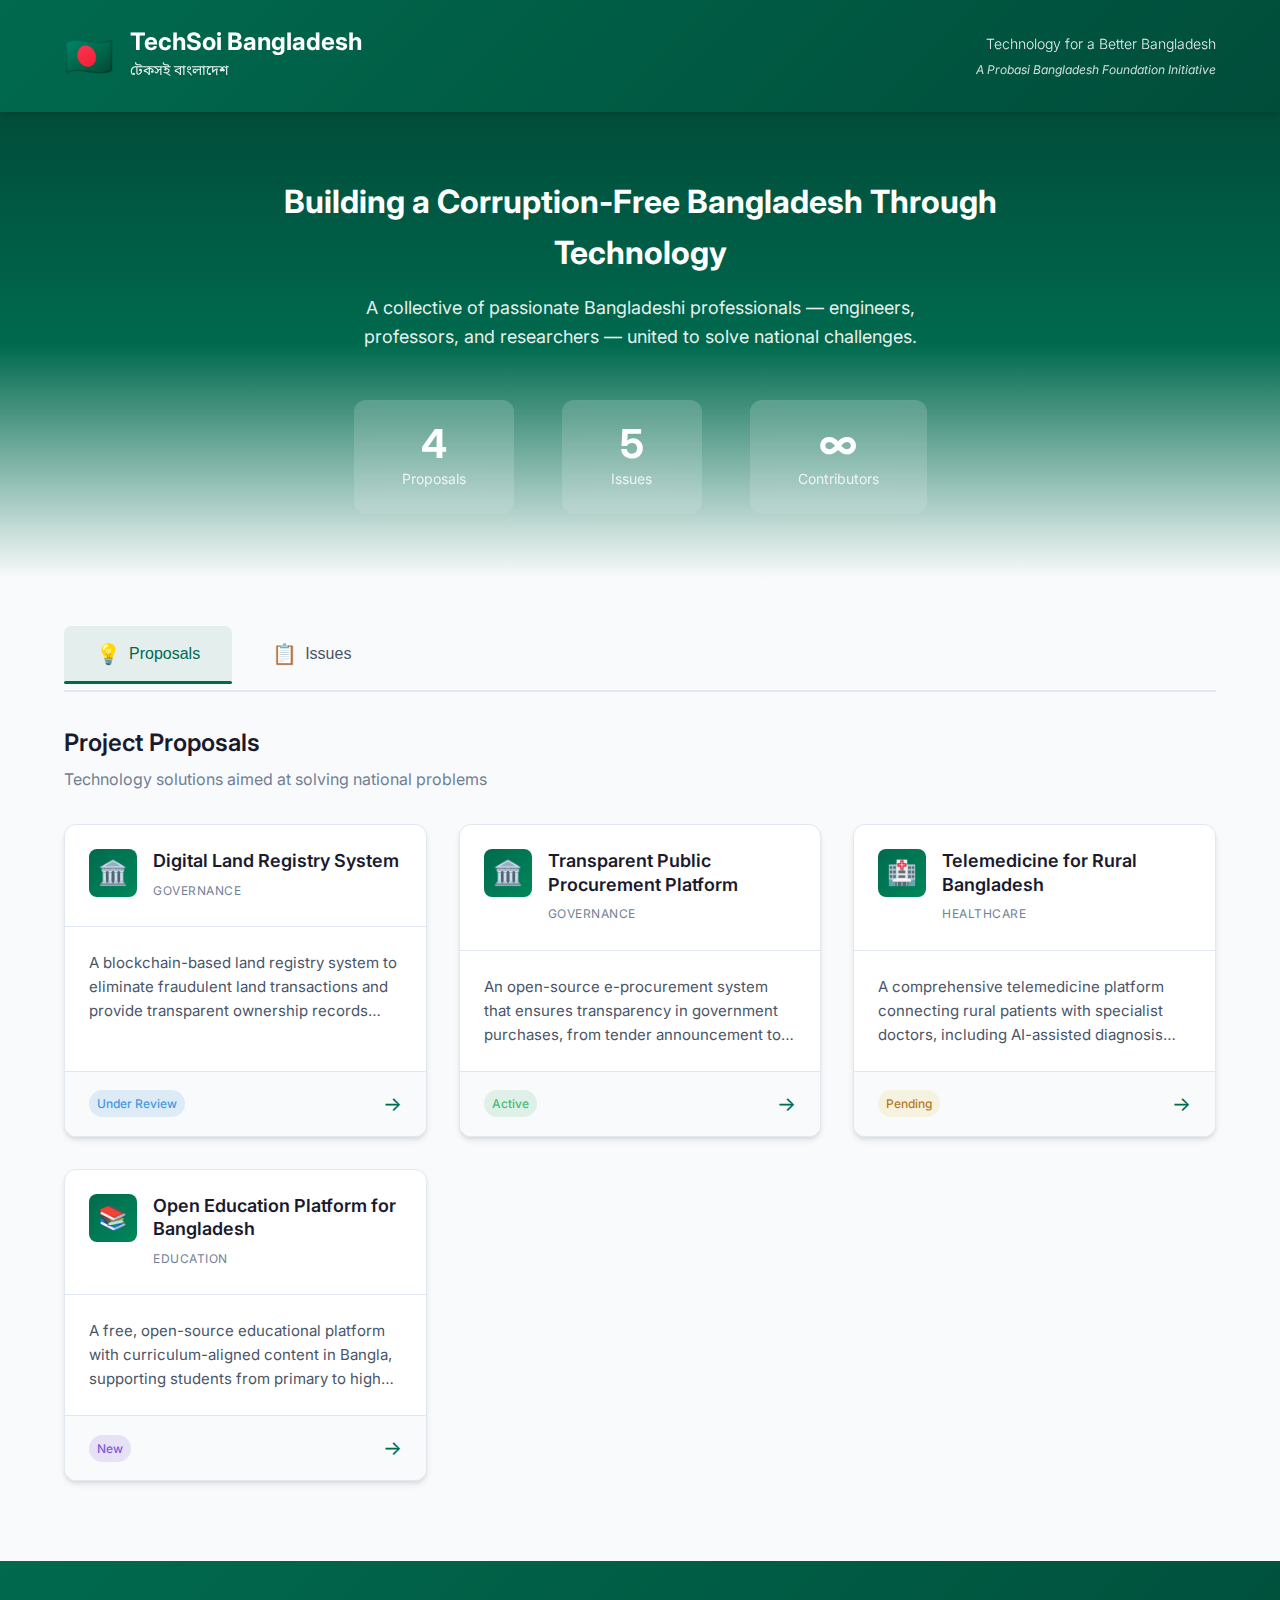
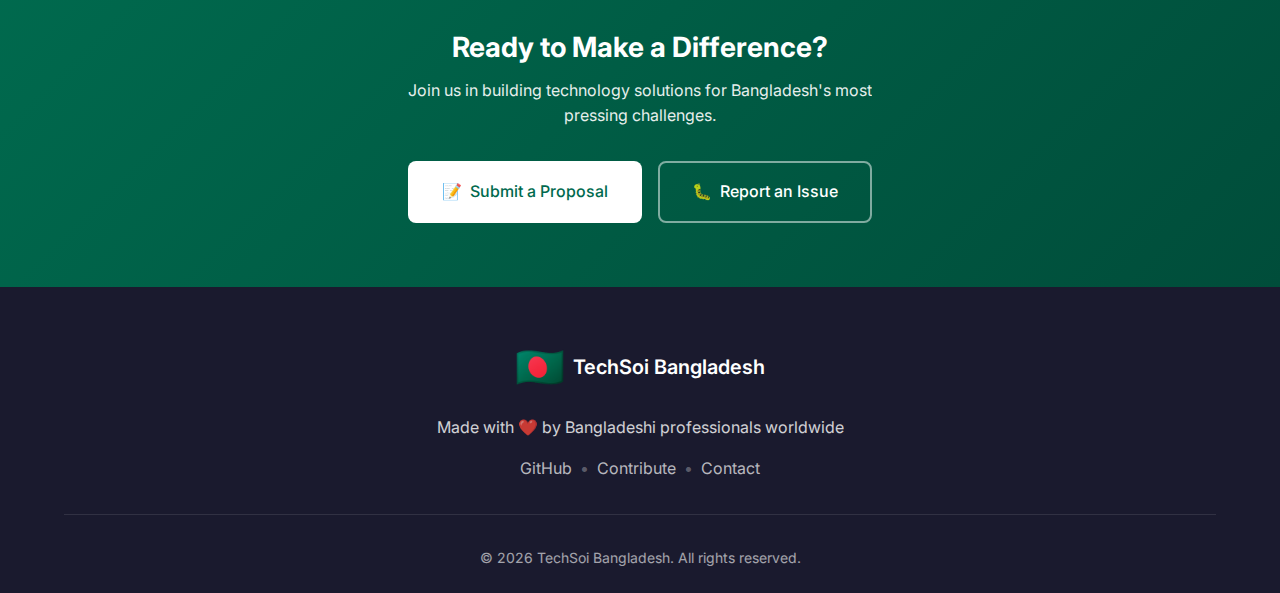
<file: web-front/index.html>
<!DOCTYPE html>
<html lang="en">
<head>
    <meta charset="UTF-8">
    <meta name="viewport" content="width=device-width, initial-scale=1.0">
    <title>TechSoi Bangladesh - টেকসই বাংলাদেশ</title>
    <link rel="stylesheet" href="css/styles.css">
    <link href="https://fonts.googleapis.com/css2?family=Inter:wght@300;400;500;600;700&family=Noto+Sans+Bengali:wght@400;500;600;700&display=swap" rel="stylesheet">
</head>
<body>
    <!-- Header -->
    <header class="header">
        <div class="container">
            <div class="logo">
                <span class="logo-icon">🇧🇩</span>
                <div class="logo-text">
                    <h1>TechSoi Bangladesh</h1>
                    <span class="logo-bengali">টেকসই বাংলাদেশ</span>
                </div>
            </div>
            <div class="motto">
                <p class="tagline">Technology for a Better Bangladesh</p>
                <p class="initiative">A Probasi Bangladesh Foundation Initiative</p>
            </div>
        </div>
    </header>

    <!-- Hero Section -->
    <section class="hero">
        <div class="container">
            <h2>Building a Corruption-Free Bangladesh Through Technology</h2>
            <p>A collective of passionate Bangladeshi professionals — engineers, professors, and researchers — united to solve national challenges.</p>
            <div class="hero-stats">
                <div class="stat">
                    <span class="stat-number" id="proposal-count">0</span>
                    <span class="stat-label">Proposals</span>
                </div>
                <div class="stat">
                    <span class="stat-number" id="issue-count">0</span>
                    <span class="stat-label">Issues</span>
                </div>
                <div class="stat">
                    <span class="stat-number">∞</span>
                    <span class="stat-label">Contributors</span>
                </div>
            </div>
        </div>
    </section>

    <!-- Main Content -->
    <main class="main-content">
        <div class="container">
            <!-- Tab Navigation -->
            <div class="tabs">
                <button class="tab-btn active" data-tab="proposals">
                    <span class="tab-icon">💡</span>
                    <span class="tab-text">Proposals</span>
                </button>
                <button class="tab-btn" data-tab="issues">
                    <span class="tab-icon">📋</span>
                    <span class="tab-text">Issues</span>
                </button>
            </div>

            <!-- Tab Content -->
            <div class="tab-content">
                <!-- Proposals Tab -->
                <div class="tab-pane active" id="proposals">
                    <div class="tab-header">
                        <h3>Project Proposals</h3>
                        <p>Technology solutions aimed at solving national problems</p>
                    </div>
                    <div class="cards-grid" id="proposals-grid">
                        <!-- Proposals will be loaded here dynamically -->
                        <div class="loading">Loading proposals...</div>
                    </div>
                </div>

                <!-- Issues Tab -->
                <div class="tab-pane" id="issues">
                    <div class="tab-header">
                        <h3>Issues & Problem Statements</h3>
                        <p>Documented challenges facing Bangladesh that need technology solutions</p>
                    </div>
                    <div class="cards-grid" id="issues-grid">
                        <!-- Issues will be loaded here dynamically -->
                        <div class="loading">Loading issues...</div>
                    </div>
                </div>
            </div>
        </div>
    </main>

    <!-- Call to Action -->
    <section class="cta">
        <div class="container">
            <h3>Ready to Make a Difference?</h3>
            <p>Join us in building technology solutions for Bangladesh's most pressing challenges.</p>
            <div class="cta-buttons">
                <a href="https://github.com/your-repo/techsoi-bangladesh" class="btn btn-primary" target="_blank">
                    <span>📝</span> Submit a Proposal
                </a>
                <a href="https://github.com/your-repo/techsoi-bangladesh" class="btn btn-secondary" target="_blank">
                    <span>🐛</span> Report an Issue
                </a>
            </div>
        </div>
    </section>

    <!-- Footer -->
    <footer class="footer">
        <div class="container">
            <div class="footer-content">
                <div class="footer-brand">
                    <span class="logo-icon">🇧🇩</span>
                    <span>TechSoi Bangladesh</span>
                </div>
                <p class="footer-text">
                    Made with ❤️ by Bangladeshi professionals worldwide
                </p>
                <div class="footer-links">
                    <a href="https://github.com/your-repo/techsoi-bangladesh" target="_blank">GitHub</a>
                    <span>•</span>
                    <a href="#">Contribute</a>
                    <span>•</span>
                    <a href="#">Contact</a>
                </div>
            </div>
            <p class="copyright">© 2026 TechSoi Bangladesh. All rights reserved.</p>
        </div>
    </footer>

    <script src="js/app.js"></script>
</body>
</html>
</file>
<file: web-front/css/styles.css>
/* ===== CSS Variables ===== */
:root {
    /* Colors - Bangladesh flag inspired */
    --primary-green: #006a4e;
    --primary-red: #f42a41;
    --primary-dark: #004d3a;
    --secondary-green: #00875a;
    
    /* Neutral Colors */
    --bg-primary: #f8fafb;
    --bg-secondary: #ffffff;
    --bg-card: #ffffff;
    --text-primary: #1a1a2e;
    --text-secondary: #4a5568;
    --text-muted: #718096;
    --border-color: #e2e8f0;
    
    /* Accent Colors */
    --accent-blue: #3182ce;
    --accent-yellow: #f6ad55;
    --accent-purple: #805ad5;
    
    /* Status Colors */
    --status-active: #48bb78;
    --status-pending: #ecc94b;
    --status-review: #4299e1;
    
    /* Spacing */
    --spacing-xs: 0.25rem;
    --spacing-sm: 0.5rem;
    --spacing-md: 1rem;
    --spacing-lg: 1.5rem;
    --spacing-xl: 2rem;
    --spacing-2xl: 3rem;
    --spacing-3xl: 4rem;
    
    /* Border Radius */
    --radius-sm: 4px;
    --radius-md: 8px;
    --radius-lg: 12px;
    --radius-xl: 16px;
    --radius-full: 9999px;
    
    /* Shadows */
    --shadow-sm: 0 1px 2px rgba(0, 0, 0, 0.05);
    --shadow-md: 0 4px 6px -1px rgba(0, 0, 0, 0.1), 0 2px 4px -1px rgba(0, 0, 0, 0.06);
    --shadow-lg: 0 10px 15px -3px rgba(0, 0, 0, 0.1), 0 4px 6px -2px rgba(0, 0, 0, 0.05);
    --shadow-xl: 0 20px 25px -5px rgba(0, 0, 0, 0.1), 0 10px 10px -5px rgba(0, 0, 0, 0.04);
    
    /* Transitions */
    --transition-fast: 150ms ease;
    --transition-normal: 250ms ease;
    --transition-slow: 350ms ease;
}

/* ===== Reset & Base ===== */
*,
*::before,
*::after {
    box-sizing: border-box;
    margin: 0;
    padding: 0;
}

html {
    font-size: 16px;
    scroll-behavior: smooth;
}

body {
    font-family: 'Inter', 'Noto Sans Bengali', -apple-system, BlinkMacSystemFont, sans-serif;
    background-color: var(--bg-primary);
    color: var(--text-primary);
    line-height: 1.6;
    min-height: 100vh;
    display: flex;
    flex-direction: column;
}

a {
    color: var(--primary-green);
    text-decoration: none;
    transition: color var(--transition-fast);
}

a:hover {
    color: var(--primary-dark);
}

img {
    max-width: 100%;
    height: auto;
}

/* ===== Container ===== */
.container {
    width: 100%;
    max-width: 1200px;
    margin: 0 auto;
    padding: 0 var(--spacing-lg);
}

/* ===== Header ===== */
.header {
    background: linear-gradient(135deg, var(--primary-green) 0%, var(--primary-dark) 100%);
    color: white;
    padding: var(--spacing-lg) 0;
    position: sticky;
    top: 0;
    z-index: 100;
    box-shadow: var(--shadow-md);
}

.header .container {
    display: flex;
    align-items: center;
    justify-content: space-between;
    flex-wrap: wrap;
    gap: var(--spacing-md);
}

.logo {
    display: flex;
    align-items: center;
    gap: var(--spacing-md);
}

.logo-icon {
    font-size: 2.5rem;
}

.logo-text h1 {
    font-size: 1.5rem;
    font-weight: 700;
    line-height: 1.2;
}

.logo-bengali {
    font-size: 0.875rem;
    opacity: 0.9;
    font-family: 'Noto Sans Bengali', sans-serif;
}

.motto {
    text-align: right;
}

.tagline {
    font-size: 0.875rem;
    opacity: 0.9;
    font-weight: 300;
}

.initiative {
    font-size: 0.75rem;
    opacity: 0.8;
    font-weight: 400;
    font-style: italic;
    margin-top: var(--spacing-xs);
}

/* ===== Hero Section ===== */
.hero {
    background: linear-gradient(180deg, var(--primary-dark) 0%, var(--primary-green) 50%, var(--bg-primary) 100%);
    color: white;
    padding: var(--spacing-3xl) 0;
    text-align: center;
}

.hero h2 {
    font-size: 2rem;
    font-weight: 700;
    margin-bottom: var(--spacing-md);
    max-width: 800px;
    margin-left: auto;
    margin-right: auto;
}

.hero > .container > p {
    font-size: 1.125rem;
    opacity: 0.9;
    max-width: 600px;
    margin: 0 auto var(--spacing-2xl);
}

.hero-stats {
    display: flex;
    justify-content: center;
    gap: var(--spacing-2xl);
    flex-wrap: wrap;
}

.stat {
    background: rgba(255, 255, 255, 0.15);
    backdrop-filter: blur(10px);
    padding: var(--spacing-lg) var(--spacing-2xl);
    border-radius: var(--radius-lg);
    min-width: 140px;
}

.stat-number {
    display: block;
    font-size: 2.5rem;
    font-weight: 700;
    line-height: 1;
}

.stat-label {
    display: block;
    font-size: 0.875rem;
    opacity: 0.8;
    margin-top: var(--spacing-xs);
}

/* ===== Main Content ===== */
.main-content {
    flex: 1;
    padding: var(--spacing-2xl) 0;
}

/* ===== Tabs ===== */
.tabs {
    display: flex;
    gap: var(--spacing-sm);
    margin-bottom: var(--spacing-xl);
    border-bottom: 2px solid var(--border-color);
    padding-bottom: var(--spacing-sm);
}

.tab-btn {
    display: flex;
    align-items: center;
    gap: var(--spacing-sm);
    padding: var(--spacing-md) var(--spacing-xl);
    border: none;
    background: transparent;
    color: var(--text-secondary);
    font-size: 1rem;
    font-weight: 500;
    cursor: pointer;
    border-radius: var(--radius-md) var(--radius-md) 0 0;
    transition: all var(--transition-fast);
    position: relative;
}

.tab-btn::after {
    content: '';
    position: absolute;
    bottom: -2px;
    left: 0;
    right: 0;
    height: 3px;
    background: transparent;
    border-radius: var(--radius-full);
    transition: background var(--transition-fast);
}

.tab-btn:hover {
    color: var(--primary-green);
    background: rgba(0, 106, 78, 0.05);
}

.tab-btn.active {
    color: var(--primary-green);
    background: rgba(0, 106, 78, 0.08);
}

.tab-btn.active::after {
    background: var(--primary-green);
}

.tab-icon {
    font-size: 1.25rem;
}

/* ===== Tab Content ===== */
.tab-content {
    min-height: 400px;
}

.tab-pane {
    display: none;
    animation: fadeIn var(--transition-normal);
}

.tab-pane.active {
    display: block;
}

@keyframes fadeIn {
    from {
        opacity: 0;
        transform: translateY(10px);
    }
    to {
        opacity: 1;
        transform: translateY(0);
    }
}

.tab-header {
    margin-bottom: var(--spacing-xl);
}

.tab-header h3 {
    font-size: 1.5rem;
    font-weight: 600;
    color: var(--text-primary);
    margin-bottom: var(--spacing-xs);
}

.tab-header p {
    color: var(--text-muted);
}

/* ===== Cards Grid ===== */
.cards-grid {
    min-height: 200px;
}

.cards-container {
    display: grid;
    grid-template-columns: repeat(auto-fill, minmax(320px, 1fr));
    gap: var(--spacing-xl);
    margin-bottom: var(--spacing-xl);
}

.loading {
    text-align: center;
    padding: var(--spacing-3xl);
    color: var(--text-muted);
}

/* ===== Pagination ===== */
.pagination {
    display: flex;
    justify-content: center;
    align-items: center;
    gap: var(--spacing-md);
    padding: var(--spacing-xl) 0;
    border-top: 1px solid var(--border-color);
    margin-top: var(--spacing-lg);
}

.pagination-btn {
    display: inline-flex;
    align-items: center;
    gap: var(--spacing-xs);
    padding: var(--spacing-sm) var(--spacing-lg);
    background: var(--bg-card);
    border: 1px solid var(--border-color);
    border-radius: var(--radius-md);
    color: var(--primary-green);
    font-size: 0.875rem;
    font-weight: 500;
    cursor: pointer;
    transition: all var(--transition-fast);
}

.pagination-btn:hover:not(.disabled) {
    background: var(--primary-green);
    color: white;
    border-color: var(--primary-green);
}

.pagination-btn.disabled {
    opacity: 0.5;
    cursor: not-allowed;
    color: var(--text-muted);
}

.pagination-numbers {
    display: flex;
    align-items: center;
    gap: var(--spacing-xs);
}

.pagination-num {
    min-width: 40px;
    height: 40px;
    display: flex;
    align-items: center;
    justify-content: center;
    background: var(--bg-card);
    border: 1px solid var(--border-color);
    border-radius: var(--radius-md);
    color: var(--text-secondary);
    font-size: 0.875rem;
    font-weight: 500;
    cursor: pointer;
    transition: all var(--transition-fast);
}

.pagination-num:hover {
    border-color: var(--primary-green);
    color: var(--primary-green);
}

.pagination-num.active {
    background: var(--primary-green);
    border-color: var(--primary-green);
    color: white;
}

.pagination-ellipsis {
    padding: 0 var(--spacing-sm);
    color: var(--text-muted);
}

/* ===== Card ===== */
.card {
    background: var(--bg-card);
    border-radius: var(--radius-lg);
    box-shadow: var(--shadow-md);
    overflow: hidden;
    transition: all var(--transition-normal);
    cursor: pointer;
    display: flex;
    flex-direction: column;
    border: 1px solid var(--border-color);
}

.card:hover {
    transform: translateY(-4px);
    box-shadow: var(--shadow-xl);
    border-color: var(--primary-green);
}

.card-header {
    padding: var(--spacing-lg);
    border-bottom: 1px solid var(--border-color);
    display: flex;
    align-items: flex-start;
    gap: var(--spacing-md);
}

.card-icon {
    width: 48px;
    height: 48px;
    background: linear-gradient(135deg, var(--primary-green) 0%, var(--secondary-green) 100%);
    border-radius: var(--radius-md);
    display: flex;
    align-items: center;
    justify-content: center;
    font-size: 1.5rem;
    flex-shrink: 0;
}

.card-title-group {
    flex: 1;
    min-width: 0;
}

.card-title {
    font-size: 1.125rem;
    font-weight: 600;
    color: var(--text-primary);
    margin-bottom: var(--spacing-xs);
    line-height: 1.3;
}

.card-category {
    font-size: 0.75rem;
    color: var(--text-muted);
    text-transform: uppercase;
    letter-spacing: 0.5px;
}

.card-body {
    padding: var(--spacing-lg);
    flex: 1;
}

.card-description {
    color: var(--text-secondary);
    font-size: 0.9375rem;
    line-height: 1.6;
    display: -webkit-box;
    -webkit-line-clamp: 3;
    -webkit-box-orient: vertical;
    overflow: hidden;
}

.card-footer {
    padding: var(--spacing-md) var(--spacing-lg);
    border-top: 1px solid var(--border-color);
    display: flex;
    align-items: center;
    justify-content: space-between;
    background: var(--bg-primary);
}

.card-meta {
    display: flex;
    align-items: center;
    gap: var(--spacing-md);
    font-size: 0.8125rem;
    color: var(--text-muted);
}

.card-status {
    display: inline-flex;
    align-items: center;
    gap: var(--spacing-xs);
    padding: var(--spacing-xs) var(--spacing-sm);
    border-radius: var(--radius-full);
    font-size: 0.75rem;
    font-weight: 500;
    text-transform: capitalize;
}

.card-status.active {
    background: rgba(72, 187, 120, 0.15);
    color: var(--status-active);
}

.card-status.pending {
    background: rgba(236, 201, 75, 0.15);
    color: #b7791f;
}

.card-status.review {
    background: rgba(66, 153, 225, 0.15);
    color: var(--status-review);
}

.card-status.new {
    background: rgba(128, 90, 213, 0.15);
    color: var(--accent-purple);
}

.card-arrow {
    color: var(--primary-green);
    font-size: 1.25rem;
    transition: transform var(--transition-fast);
}

.card:hover .card-arrow {
    transform: translateX(4px);
}

/* ===== Empty State ===== */
.empty-state {
    grid-column: 1 / -1;
    text-align: center;
    padding: var(--spacing-3xl);
    background: var(--bg-card);
    border-radius: var(--radius-lg);
    border: 2px dashed var(--border-color);
}

.empty-state-icon {
    font-size: 4rem;
    margin-bottom: var(--spacing-lg);
    opacity: 0.5;
}

.empty-state h4 {
    font-size: 1.25rem;
    color: var(--text-primary);
    margin-bottom: var(--spacing-sm);
}

.empty-state p {
    color: var(--text-muted);
    max-width: 400px;
    margin: 0 auto;
}

/* ===== CTA Section ===== */
.cta {
    background: linear-gradient(135deg, var(--primary-green) 0%, var(--primary-dark) 100%);
    color: white;
    padding: var(--spacing-3xl) 0;
    text-align: center;
}

.cta h3 {
    font-size: 1.75rem;
    font-weight: 700;
    margin-bottom: var(--spacing-sm);
}

.cta > .container > p {
    opacity: 0.9;
    margin-bottom: var(--spacing-xl);
    max-width: 500px;
    margin-left: auto;
    margin-right: auto;
}

.cta-buttons {
    display: flex;
    justify-content: center;
    gap: var(--spacing-md);
    flex-wrap: wrap;
}

/* ===== Buttons ===== */
.btn {
    display: inline-flex;
    align-items: center;
    gap: var(--spacing-sm);
    padding: var(--spacing-md) var(--spacing-xl);
    border-radius: var(--radius-md);
    font-size: 1rem;
    font-weight: 500;
    cursor: pointer;
    transition: all var(--transition-fast);
    border: 2px solid transparent;
}

.btn-primary {
    background: white;
    color: var(--primary-green);
}

.btn-primary:hover {
    background: var(--bg-primary);
    color: var(--primary-dark);
    transform: translateY(-2px);
    box-shadow: var(--shadow-lg);
}

.btn-secondary {
    background: transparent;
    color: white;
    border-color: rgba(255, 255, 255, 0.5);
}

.btn-secondary:hover {
    background: rgba(255, 255, 255, 0.1);
    border-color: white;
    color: white;
}

/* ===== Footer ===== */
.footer {
    background: var(--text-primary);
    color: white;
    padding: var(--spacing-2xl) 0 var(--spacing-lg);
}

.footer-content {
    display: flex;
    flex-direction: column;
    align-items: center;
    gap: var(--spacing-md);
    margin-bottom: var(--spacing-xl);
    padding-bottom: var(--spacing-xl);
    border-bottom: 1px solid rgba(255, 255, 255, 0.1);
}

.footer-brand {
    display: flex;
    align-items: center;
    gap: var(--spacing-sm);
    font-size: 1.25rem;
    font-weight: 600;
}

.footer-text {
    opacity: 0.8;
}

.footer-links {
    display: flex;
    gap: var(--spacing-sm);
    flex-wrap: wrap;
    justify-content: center;
}

.footer-links a {
    color: rgba(255, 255, 255, 0.7);
    transition: color var(--transition-fast);
}

.footer-links a:hover {
    color: white;
}

.footer-links span {
    color: rgba(255, 255, 255, 0.3);
}

.copyright {
    text-align: center;
    font-size: 0.875rem;
    opacity: 0.6;
}

/* ===== Responsive Design ===== */
@media (max-width: 768px) {
    .container {
        padding: 0 var(--spacing-md);
    }
    
    .header .container {
        flex-direction: column;
        text-align: center;
        gap: var(--spacing-sm);
    }
    
    .logo {
        justify-content: center;
    }
    
    .motto {
        text-align: center;
    }
    
    .hero {
        padding: var(--spacing-2xl) 0;
    }
    
    .hero h2 {
        font-size: 1.5rem;
        padding: 0 var(--spacing-sm);
    }
    
    .hero > .container > p {
        font-size: 1rem;
        padding: 0 var(--spacing-sm);
    }
    
    .hero-stats {
        gap: var(--spacing-md);
    }
    
    .stat {
        padding: var(--spacing-md) var(--spacing-lg);
        min-width: 100px;
    }
    
    .stat-number {
        font-size: 1.75rem;
    }
    
    .tabs {
        justify-content: center;
    }
    
    .tab-btn {
        padding: var(--spacing-sm) var(--spacing-md);
        font-size: 0.875rem;
    }
    
    .cards-container {
        grid-template-columns: 1fr;
        gap: var(--spacing-md);
    }
    
    .pagination {
        flex-wrap: wrap;
        gap: var(--spacing-sm);
    }
    
    .pagination-numbers {
        order: 3;
        width: 100%;
        justify-content: center;
        margin-top: var(--spacing-sm);
    }
    
    .cta {
        padding: var(--spacing-2xl) 0;
    }
    
    .cta h3 {
        font-size: 1.5rem;
    }
    
    .cta-buttons {
        flex-direction: column;
        align-items: center;
    }
    
    .btn {
        width: 100%;
        max-width: 280px;
        justify-content: center;
    }
    
    .footer-content {
        padding-bottom: var(--spacing-lg);
        margin-bottom: var(--spacing-lg);
    }
}

@media (max-width: 480px) {
    .header {
        padding: var(--spacing-md) 0;
    }
    
    .logo-icon {
        font-size: 2rem;
    }
    
    .logo-text h1 {
        font-size: 1.125rem;
    }
    
    .logo-bengali {
        font-size: 0.75rem;
    }
    
    .tagline {
        font-size: 0.75rem;
    }
    
    .initiative {
        font-size: 0.65rem;
    }
    
    .hero {
        padding: var(--spacing-xl) 0;
    }
    
    .hero h2 {
        font-size: 1.25rem;
    }
    
    .hero-stats {
        flex-direction: column;
        gap: var(--spacing-sm);
    }
    
    .stat {
        min-width: 80%;
        padding: var(--spacing-md);
    }
    
    .tab-text {
        display: none;
    }
    
    .tab-btn {
        padding: var(--spacing-md);
    }
    
    .tab-icon {
        font-size: 1.5rem;
    }
    
    .tab-header h3 {
        font-size: 1.25rem;
    }
    
    .card-header {
        flex-direction: column;
        gap: var(--spacing-sm);
    }
    
    .card-icon {
        width: 40px;
        height: 40px;
        font-size: 1.25rem;
    }
    
    .card-title {
        font-size: 1rem;
    }
    
    .card-body {
        padding: var(--spacing-md);
    }
    
    .card-footer {
        padding: var(--spacing-sm) var(--spacing-md);
    }
    
    /* Detail page mobile */
    .detail-header {
        padding: var(--spacing-lg);
    }
    
    .detail-header h1 {
        font-size: 1.25rem;
    }
    
    .detail-meta {
        flex-direction: column;
        gap: var(--spacing-sm);
    }
    
    .detail-body {
        padding: var(--spacing-md);
    }
    
    .detail-section h2 {
        font-size: 1.1rem;
    }
    
    .detail-table {
        font-size: 0.875rem;
    }
    
    .detail-table th,
    .detail-table td {
        padding: var(--spacing-sm);
    }
}

/* ===== Detail Page Styles ===== */
.detail-page {
    padding: var(--spacing-2xl) 0;
}

.back-link {
    display: inline-flex;
    align-items: center;
    gap: var(--spacing-sm);
    color: var(--primary-green);
    font-weight: 500;
    margin-bottom: var(--spacing-xl);
    transition: all var(--transition-fast);
}

.back-link:hover {
    color: var(--primary-dark);
    transform: translateX(-4px);
}

.detail-card {
    background: var(--bg-card);
    border-radius: var(--radius-lg);
    box-shadow: var(--shadow-lg);
    overflow: hidden;
}

.detail-header {
    background: linear-gradient(135deg, var(--primary-green) 0%, var(--primary-dark) 100%);
    color: white;
    padding: var(--spacing-2xl);
}

.detail-header h1 {
    font-size: 1.75rem;
    font-weight: 700;
    margin-bottom: var(--spacing-sm);
}

.detail-meta {
    display: flex;
    flex-wrap: wrap;
    gap: var(--spacing-md);
    font-size: 0.875rem;
    opacity: 0.9;
}

.detail-meta-item {
    display: flex;
    align-items: center;
    gap: var(--spacing-xs);
}

.detail-body {
    padding: var(--spacing-2xl);
}

.detail-section {
    margin-bottom: var(--spacing-2xl);
}

.detail-section:last-child {
    margin-bottom: 0;
}

.detail-section h2 {
    font-size: 1.25rem;
    font-weight: 600;
    color: var(--primary-green);
    margin-bottom: var(--spacing-md);
    padding-bottom: var(--spacing-sm);
    border-bottom: 2px solid var(--border-color);
}

.detail-section p,
.detail-section ul,
.detail-section ol {
    color: var(--text-secondary);
    line-height: 1.8;
}

.detail-section ul,
.detail-section ol {
    padding-left: var(--spacing-xl);
}

.detail-section li {
    margin-bottom: var(--spacing-sm);
}

.detail-table {
    width: 100%;
    border-collapse: collapse;
    margin-top: var(--spacing-md);
}

.detail-table th,
.detail-table td {
    padding: var(--spacing-md);
    text-align: left;
    border-bottom: 1px solid var(--border-color);
}

.detail-table th {
    background: var(--bg-primary);
    font-weight: 600;
    color: var(--text-primary);
}

.detail-table td {
    color: var(--text-secondary);
}

@media (max-width: 768px) {
    .detail-header {
        padding: var(--spacing-xl);
    }
    
    .detail-header h1 {
        font-size: 1.5rem;
    }
    
    .detail-body {
        padding: var(--spacing-lg);
    }
}
</file>
